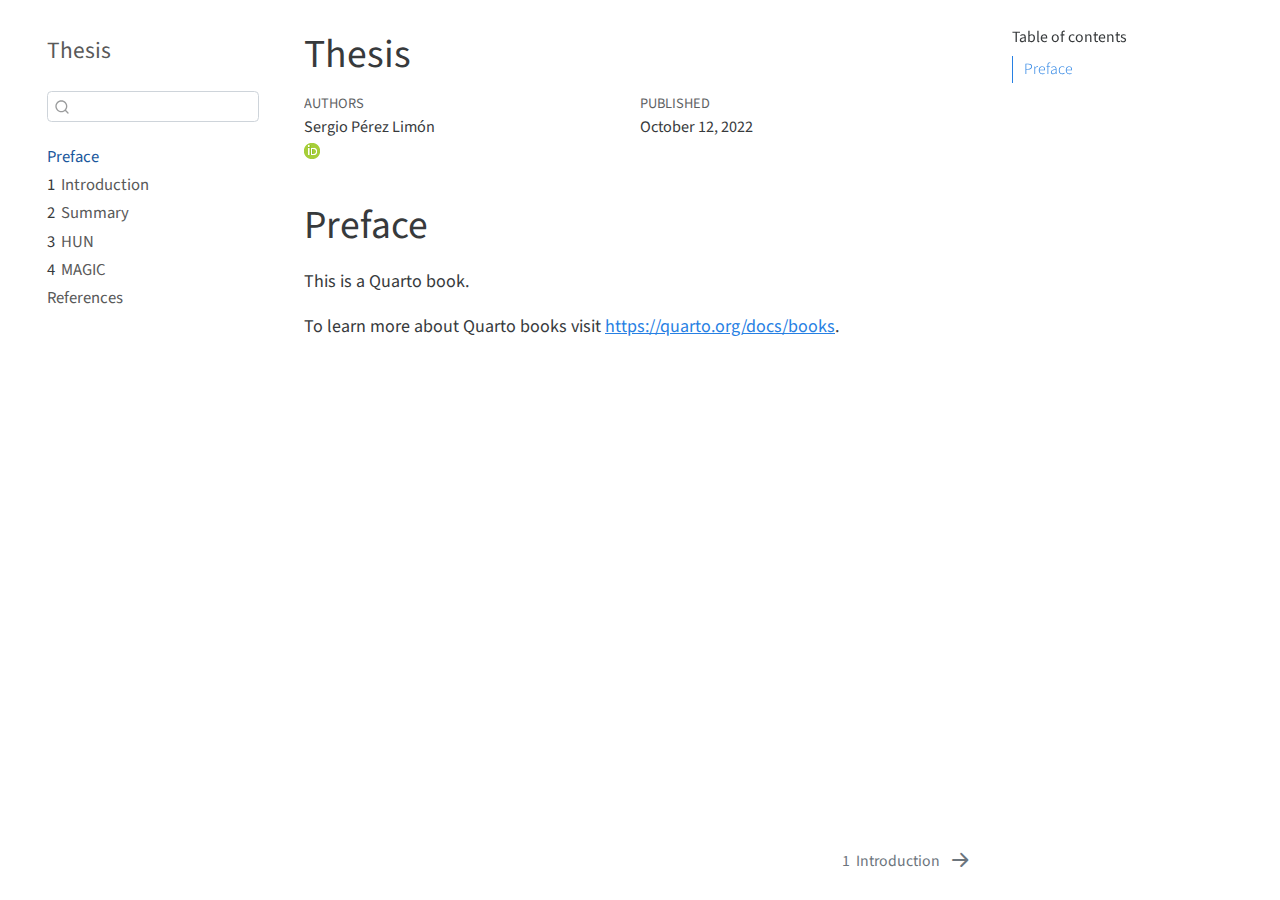
<file: _book/index.html>
<!DOCTYPE html>
<html xmlns="http://www.w3.org/1999/xhtml" lang="en" xml:lang="en"><head>

<meta charset="utf-8">
<meta name="generator" content="quarto-1.0.37">

<meta name="viewport" content="width=device-width, initial-scale=1.0, user-scalable=yes">

<meta name="dcterms.date" content="2022-10-12">

<title>Thesis</title>
<style>
code{white-space: pre-wrap;}
span.smallcaps{font-variant: small-caps;}
span.underline{text-decoration: underline;}
div.column{display: inline-block; vertical-align: top; width: 50%;}
div.hanging-indent{margin-left: 1.5em; text-indent: -1.5em;}
ul.task-list{list-style: none;}
</style>


<script src="site_libs/quarto-nav/quarto-nav.js"></script>
<script src="site_libs/quarto-nav/headroom.min.js"></script>
<script src="site_libs/clipboard/clipboard.min.js"></script>
<script src="site_libs/quarto-search/autocomplete.umd.js"></script>
<script src="site_libs/quarto-search/fuse.min.js"></script>
<script src="site_libs/quarto-search/quarto-search.js"></script>
<meta name="quarto:offset" content="./">
<link href="./intro.html" rel="next">
<script src="site_libs/quarto-html/quarto.js"></script>
<script src="site_libs/quarto-html/popper.min.js"></script>
<script src="site_libs/quarto-html/tippy.umd.min.js"></script>
<script src="site_libs/quarto-html/anchor.min.js"></script>
<link href="site_libs/quarto-html/tippy.css" rel="stylesheet">
<link href="site_libs/quarto-html/quarto-syntax-highlighting.css" rel="stylesheet" id="quarto-text-highlighting-styles">
<script src="site_libs/bootstrap/bootstrap.min.js"></script>
<link href="site_libs/bootstrap/bootstrap-icons.css" rel="stylesheet">
<link href="site_libs/bootstrap/bootstrap.min.css" rel="stylesheet" id="quarto-bootstrap" data-mode="light">
<script id="quarto-search-options" type="application/json">{
  "location": "sidebar",
  "copy-button": false,
  "collapse-after": 3,
  "panel-placement": "start",
  "type": "textbox",
  "limit": 20,
  "language": {
    "search-no-results-text": "No results",
    "search-matching-documents-text": "matching documents",
    "search-copy-link-title": "Copy link to search",
    "search-hide-matches-text": "Hide additional matches",
    "search-more-match-text": "more match in this document",
    "search-more-matches-text": "more matches in this document",
    "search-clear-button-title": "Clear",
    "search-detached-cancel-button-title": "Cancel",
    "search-submit-button-title": "Submit"
  }
}</script>


</head>

<body class="nav-sidebar floating">

<div id="quarto-search-results"></div>
  <header id="quarto-header" class="headroom fixed-top">
  <nav class="quarto-secondary-nav" data-bs-toggle="collapse" data-bs-target="#quarto-sidebar" aria-controls="quarto-sidebar" aria-expanded="false" aria-label="Toggle sidebar navigation" onclick="if (window.quartoToggleHeadroom) { window.quartoToggleHeadroom(); }">
    <div class="container-fluid d-flex justify-content-between">
      <h1 class="quarto-secondary-nav-title">Thesis</h1>
      <button type="button" class="quarto-btn-toggle btn" aria-label="Show secondary navigation">
        <i class="bi bi-chevron-right"></i>
      </button>
    </div>
  </nav>
</header>
<!-- content -->
<div id="quarto-content" class="quarto-container page-columns page-rows-contents page-layout-article">
<!-- sidebar -->
  <nav id="quarto-sidebar" class="sidebar collapse sidebar-navigation floating overflow-auto">
    <div class="pt-lg-2 mt-2 text-left sidebar-header">
    <div class="sidebar-title mb-0 py-0">
      <a href="./">Thesis</a> 
    </div>
      </div>
      <div class="mt-2 flex-shrink-0 align-items-center">
        <div class="sidebar-search">
        <div id="quarto-search" class="" title="Search"></div>
        </div>
      </div>
    <div class="sidebar-menu-container"> 
    <ul class="list-unstyled mt-1">
        <li class="sidebar-item">
  <div class="sidebar-item-container"> 
  <a href="./index.html" class="sidebar-item-text sidebar-link active">Preface</a>
  </div>
</li>
        <li class="sidebar-item">
  <div class="sidebar-item-container"> 
  <a href="./intro.html" class="sidebar-item-text sidebar-link"><span class="chapter-number">1</span>&nbsp; <span class="chapter-title">Introduction</span></a>
  </div>
</li>
        <li class="sidebar-item">
  <div class="sidebar-item-container"> 
  <a href="./summary.html" class="sidebar-item-text sidebar-link"><span class="chapter-number">2</span>&nbsp; <span class="chapter-title">Summary</span></a>
  </div>
</li>
        <li class="sidebar-item">
  <div class="sidebar-item-container"> 
  <a href="./HUN.html" class="sidebar-item-text sidebar-link"><span class="chapter-number">3</span>&nbsp; <span class="chapter-title">HUN</span></a>
  </div>
</li>
        <li class="sidebar-item">
  <div class="sidebar-item-container"> 
  <a href="./MAGIC.html" class="sidebar-item-text sidebar-link"><span class="chapter-number">4</span>&nbsp; <span class="chapter-title">MAGIC</span></a>
  </div>
</li>
        <li class="sidebar-item">
  <div class="sidebar-item-container"> 
  <a href="./references.html" class="sidebar-item-text sidebar-link">References</a>
  </div>
</li>
    </ul>
    </div>
</nav>
<!-- margin-sidebar -->
    <div id="quarto-margin-sidebar" class="sidebar margin-sidebar">
        <nav id="TOC" role="doc-toc">
    <h2 id="toc-title">Table of contents</h2>
   
  <ul>
  <li><a href="#preface" id="toc-preface" class="nav-link active" data-scroll-target="#preface">Preface</a></li>
  </ul>
</nav>
    </div>
<!-- main -->
<main class="content" id="quarto-document-content">

<header id="title-block-header" class="quarto-title-block default">
<div class="quarto-title">
<h1 class="title d-none d-lg-block">Thesis</h1>
</div>



<div class="quarto-title-meta">

    <div>
    <div class="quarto-title-meta-heading">Authors</div>
    <div class="quarto-title-meta-contents">
             <p>Sergio Pérez Limón </p>
             <p> <a href="https://orcid.org/https://orcid.org/0000-0002-1893-4325" class="quarto-title-author-orcid"> <img src="[data-uri]"></a></p>
             <p> </p>
          </div>
  </div>
    
    <div>
    <div class="quarto-title-meta-heading">Published</div>
    <div class="quarto-title-meta-contents">
      <p class="date">October 12, 2022</p>
    </div>
  </div>
    
  </div>
  

</header>

<section id="preface" class="level1 unnumbered">
<h1 class="unnumbered">Preface</h1>
<p>This is a Quarto book.</p>
<p>To learn more about Quarto books visit <a href="https://quarto.org/docs/books" class="uri">https://quarto.org/docs/books</a>.</p>


</section>

</main> <!-- /main -->
<script id="quarto-html-after-body" type="application/javascript">
window.document.addEventListener("DOMContentLoaded", function (event) {
  const toggleBodyColorMode = (bsSheetEl) => {
    const mode = bsSheetEl.getAttribute("data-mode");
    const bodyEl = window.document.querySelector("body");
    if (mode === "dark") {
      bodyEl.classList.add("quarto-dark");
      bodyEl.classList.remove("quarto-light");
    } else {
      bodyEl.classList.add("quarto-light");
      bodyEl.classList.remove("quarto-dark");
    }
  }
  const toggleBodyColorPrimary = () => {
    const bsSheetEl = window.document.querySelector("link#quarto-bootstrap");
    if (bsSheetEl) {
      toggleBodyColorMode(bsSheetEl);
    }
  }
  toggleBodyColorPrimary();  
  const icon = "";
  const anchorJS = new window.AnchorJS();
  anchorJS.options = {
    placement: 'right',
    icon: icon
  };
  anchorJS.add('.anchored');
  const clipboard = new window.ClipboardJS('.code-copy-button', {
    target: function(trigger) {
      return trigger.previousElementSibling;
    }
  });
  clipboard.on('success', function(e) {
    // button target
    const button = e.trigger;
    // don't keep focus
    button.blur();
    // flash "checked"
    button.classList.add('code-copy-button-checked');
    var currentTitle = button.getAttribute("title");
    button.setAttribute("title", "Copied!");
    setTimeout(function() {
      button.setAttribute("title", currentTitle);
      button.classList.remove('code-copy-button-checked');
    }, 1000);
    // clear code selection
    e.clearSelection();
  });
  function tippyHover(el, contentFn) {
    const config = {
      allowHTML: true,
      content: contentFn,
      maxWidth: 500,
      delay: 100,
      arrow: false,
      appendTo: function(el) {
          return el.parentElement;
      },
      interactive: true,
      interactiveBorder: 10,
      theme: 'quarto',
      placement: 'bottom-start'
    };
    window.tippy(el, config); 
  }
  const noterefs = window.document.querySelectorAll('a[role="doc-noteref"]');
  for (var i=0; i<noterefs.length; i++) {
    const ref = noterefs[i];
    tippyHover(ref, function() {
      let href = ref.getAttribute('href');
      try { href = new URL(href).hash; } catch {}
      const id = href.replace(/^#\/?/, "");
      const note = window.document.getElementById(id);
      return note.innerHTML;
    });
  }
  var bibliorefs = window.document.querySelectorAll('a[role="doc-biblioref"]');
  for (var i=0; i<bibliorefs.length; i++) {
    const ref = bibliorefs[i];
    const cites = ref.parentNode.getAttribute('data-cites').split(' ');
    tippyHover(ref, function() {
      var popup = window.document.createElement('div');
      cites.forEach(function(cite) {
        var citeDiv = window.document.createElement('div');
        citeDiv.classList.add('hanging-indent');
        citeDiv.classList.add('csl-entry');
        var biblioDiv = window.document.getElementById('ref-' + cite);
        if (biblioDiv) {
          citeDiv.innerHTML = biblioDiv.innerHTML;
        }
        popup.appendChild(citeDiv);
      });
      return popup.innerHTML;
    });
  }
});
</script>
<nav class="page-navigation">
  <div class="nav-page nav-page-previous">
  </div>
  <div class="nav-page nav-page-next">
      <a href="./intro.html" class="pagination-link">
        <span class="nav-page-text"><span class="chapter-number">1</span>&nbsp; <span class="chapter-title">Introduction</span></span> <i class="bi bi-arrow-right-short"></i>
      </a>
  </div>
</nav>
</div> <!-- /content -->



</body></html>
</file>
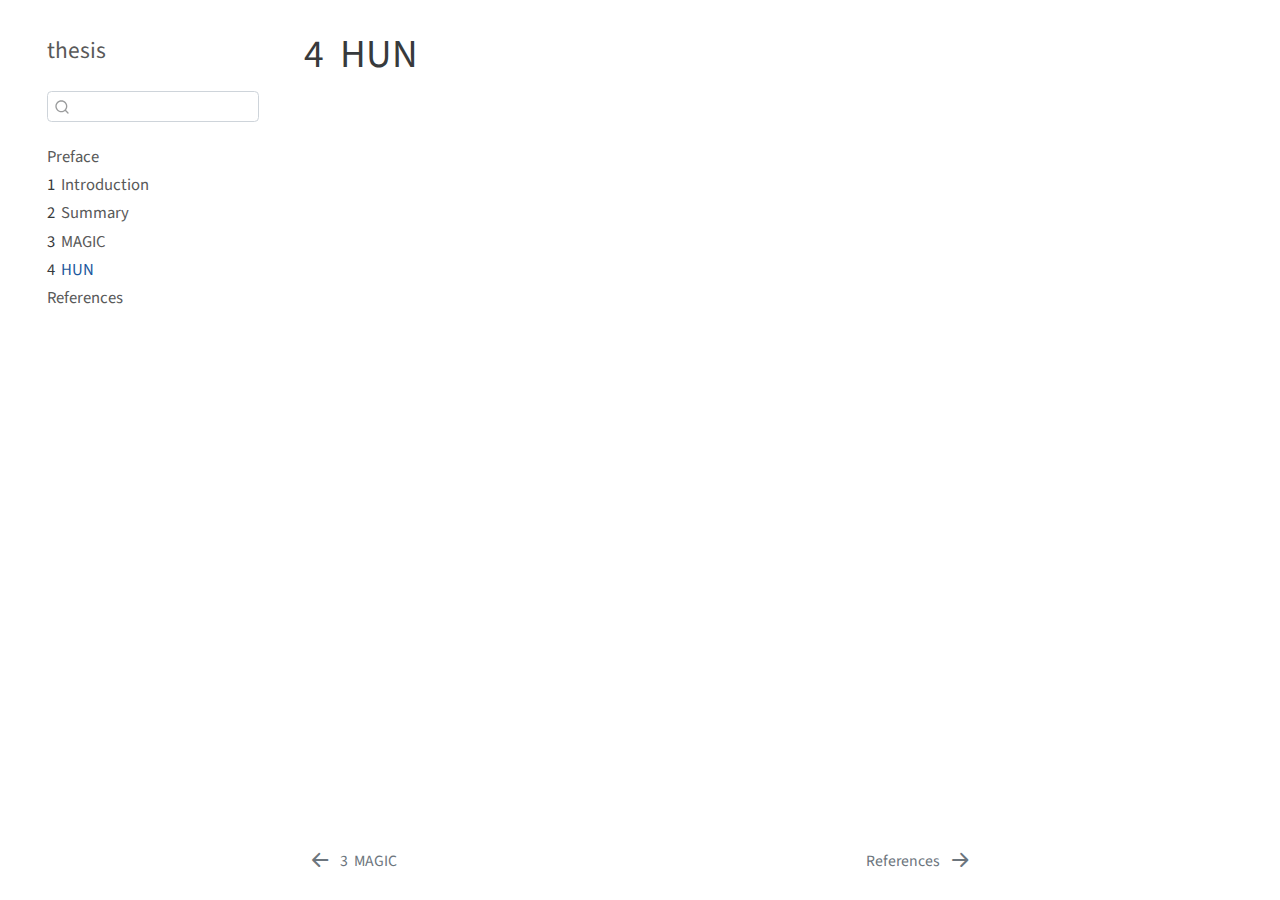
<file: _book/HUN.html>
<!DOCTYPE html>
<html xmlns="http://www.w3.org/1999/xhtml" lang="en" xml:lang="en"><head>

<meta charset="utf-8">
<meta name="generator" content="quarto-1.0.37">

<meta name="viewport" content="width=device-width, initial-scale=1.0, user-scalable=yes">


<title>thesis - 4&nbsp; HUN</title>
<style>
code{white-space: pre-wrap;}
span.smallcaps{font-variant: small-caps;}
span.underline{text-decoration: underline;}
div.column{display: inline-block; vertical-align: top; width: 50%;}
div.hanging-indent{margin-left: 1.5em; text-indent: -1.5em;}
ul.task-list{list-style: none;}
</style>


<script src="site_libs/quarto-nav/quarto-nav.js"></script>
<script src="site_libs/quarto-nav/headroom.min.js"></script>
<script src="site_libs/clipboard/clipboard.min.js"></script>
<script src="site_libs/quarto-search/autocomplete.umd.js"></script>
<script src="site_libs/quarto-search/fuse.min.js"></script>
<script src="site_libs/quarto-search/quarto-search.js"></script>
<meta name="quarto:offset" content="./">
<link href="./references.html" rel="next">
<link href="./MAGIC.html" rel="prev">
<script src="site_libs/quarto-html/quarto.js"></script>
<script src="site_libs/quarto-html/popper.min.js"></script>
<script src="site_libs/quarto-html/tippy.umd.min.js"></script>
<script src="site_libs/quarto-html/anchor.min.js"></script>
<link href="site_libs/quarto-html/tippy.css" rel="stylesheet">
<link href="site_libs/quarto-html/quarto-syntax-highlighting.css" rel="stylesheet" id="quarto-text-highlighting-styles">
<script src="site_libs/bootstrap/bootstrap.min.js"></script>
<link href="site_libs/bootstrap/bootstrap-icons.css" rel="stylesheet">
<link href="site_libs/bootstrap/bootstrap.min.css" rel="stylesheet" id="quarto-bootstrap" data-mode="light">
<script id="quarto-search-options" type="application/json">{
  "location": "sidebar",
  "copy-button": false,
  "collapse-after": 3,
  "panel-placement": "start",
  "type": "textbox",
  "limit": 20,
  "language": {
    "search-no-results-text": "No results",
    "search-matching-documents-text": "matching documents",
    "search-copy-link-title": "Copy link to search",
    "search-hide-matches-text": "Hide additional matches",
    "search-more-match-text": "more match in this document",
    "search-more-matches-text": "more matches in this document",
    "search-clear-button-title": "Clear",
    "search-detached-cancel-button-title": "Cancel",
    "search-submit-button-title": "Submit"
  }
}</script>


</head>

<body class="nav-sidebar floating">

<div id="quarto-search-results"></div>
  <header id="quarto-header" class="headroom fixed-top">
  <nav class="quarto-secondary-nav" data-bs-toggle="collapse" data-bs-target="#quarto-sidebar" aria-controls="quarto-sidebar" aria-expanded="false" aria-label="Toggle sidebar navigation" onclick="if (window.quartoToggleHeadroom) { window.quartoToggleHeadroom(); }">
    <div class="container-fluid d-flex justify-content-between">
      <h1 class="quarto-secondary-nav-title"><span class="chapter-number">4</span>&nbsp; <span class="chapter-title">HUN</span></h1>
      <button type="button" class="quarto-btn-toggle btn" aria-label="Show secondary navigation">
        <i class="bi bi-chevron-right"></i>
      </button>
    </div>
  </nav>
</header>
<!-- content -->
<div id="quarto-content" class="quarto-container page-columns page-rows-contents page-layout-article">
<!-- sidebar -->
  <nav id="quarto-sidebar" class="sidebar collapse sidebar-navigation floating overflow-auto">
    <div class="pt-lg-2 mt-2 text-left sidebar-header">
    <div class="sidebar-title mb-0 py-0">
      <a href="./">thesis</a> 
    </div>
      </div>
      <div class="mt-2 flex-shrink-0 align-items-center">
        <div class="sidebar-search">
        <div id="quarto-search" class="" title="Search"></div>
        </div>
      </div>
    <div class="sidebar-menu-container"> 
    <ul class="list-unstyled mt-1">
        <li class="sidebar-item">
  <div class="sidebar-item-container"> 
  <a href="./index.html" class="sidebar-item-text sidebar-link">Preface</a>
  </div>
</li>
        <li class="sidebar-item">
  <div class="sidebar-item-container"> 
  <a href="./intro.html" class="sidebar-item-text sidebar-link"><span class="chapter-number">1</span>&nbsp; <span class="chapter-title">Introduction</span></a>
  </div>
</li>
        <li class="sidebar-item">
  <div class="sidebar-item-container"> 
  <a href="./summary.html" class="sidebar-item-text sidebar-link"><span class="chapter-number">2</span>&nbsp; <span class="chapter-title">Summary</span></a>
  </div>
</li>
        <li class="sidebar-item">
  <div class="sidebar-item-container"> 
  <a href="./MAGIC.html" class="sidebar-item-text sidebar-link"><span class="chapter-number">3</span>&nbsp; <span class="chapter-title">MAGIC</span></a>
  </div>
</li>
        <li class="sidebar-item">
  <div class="sidebar-item-container"> 
  <a href="./HUN.html" class="sidebar-item-text sidebar-link active"><span class="chapter-number">4</span>&nbsp; <span class="chapter-title">HUN</span></a>
  </div>
</li>
        <li class="sidebar-item">
  <div class="sidebar-item-container"> 
  <a href="./references.html" class="sidebar-item-text sidebar-link">References</a>
  </div>
</li>
    </ul>
    </div>
</nav>
<!-- margin-sidebar -->
    <div id="quarto-margin-sidebar" class="sidebar margin-sidebar">
        
    </div>
<!-- main -->
<main class="content" id="quarto-document-content">

<header id="title-block-header" class="quarto-title-block default">
<div class="quarto-title">
<h1 class="title d-none d-lg-block"><span class="chapter-number">4</span>&nbsp; <span class="chapter-title">HUN</span></h1>
</div>



<div class="quarto-title-meta">

    
    
  </div>
  

</header>




</main> <!-- /main -->
<script id="quarto-html-after-body" type="application/javascript">
window.document.addEventListener("DOMContentLoaded", function (event) {
  const toggleBodyColorMode = (bsSheetEl) => {
    const mode = bsSheetEl.getAttribute("data-mode");
    const bodyEl = window.document.querySelector("body");
    if (mode === "dark") {
      bodyEl.classList.add("quarto-dark");
      bodyEl.classList.remove("quarto-light");
    } else {
      bodyEl.classList.add("quarto-light");
      bodyEl.classList.remove("quarto-dark");
    }
  }
  const toggleBodyColorPrimary = () => {
    const bsSheetEl = window.document.querySelector("link#quarto-bootstrap");
    if (bsSheetEl) {
      toggleBodyColorMode(bsSheetEl);
    }
  }
  toggleBodyColorPrimary();  
  const icon = "";
  const anchorJS = new window.AnchorJS();
  anchorJS.options = {
    placement: 'right',
    icon: icon
  };
  anchorJS.add('.anchored');
  const clipboard = new window.ClipboardJS('.code-copy-button', {
    target: function(trigger) {
      return trigger.previousElementSibling;
    }
  });
  clipboard.on('success', function(e) {
    // button target
    const button = e.trigger;
    // don't keep focus
    button.blur();
    // flash "checked"
    button.classList.add('code-copy-button-checked');
    var currentTitle = button.getAttribute("title");
    button.setAttribute("title", "Copied!");
    setTimeout(function() {
      button.setAttribute("title", currentTitle);
      button.classList.remove('code-copy-button-checked');
    }, 1000);
    // clear code selection
    e.clearSelection();
  });
  function tippyHover(el, contentFn) {
    const config = {
      allowHTML: true,
      content: contentFn,
      maxWidth: 500,
      delay: 100,
      arrow: false,
      appendTo: function(el) {
          return el.parentElement;
      },
      interactive: true,
      interactiveBorder: 10,
      theme: 'quarto',
      placement: 'bottom-start'
    };
    window.tippy(el, config); 
  }
  const noterefs = window.document.querySelectorAll('a[role="doc-noteref"]');
  for (var i=0; i<noterefs.length; i++) {
    const ref = noterefs[i];
    tippyHover(ref, function() {
      let href = ref.getAttribute('href');
      try { href = new URL(href).hash; } catch {}
      const id = href.replace(/^#\/?/, "");
      const note = window.document.getElementById(id);
      return note.innerHTML;
    });
  }
  var bibliorefs = window.document.querySelectorAll('a[role="doc-biblioref"]');
  for (var i=0; i<bibliorefs.length; i++) {
    const ref = bibliorefs[i];
    const cites = ref.parentNode.getAttribute('data-cites').split(' ');
    tippyHover(ref, function() {
      var popup = window.document.createElement('div');
      cites.forEach(function(cite) {
        var citeDiv = window.document.createElement('div');
        citeDiv.classList.add('hanging-indent');
        citeDiv.classList.add('csl-entry');
        var biblioDiv = window.document.getElementById('ref-' + cite);
        if (biblioDiv) {
          citeDiv.innerHTML = biblioDiv.innerHTML;
        }
        popup.appendChild(citeDiv);
      });
      return popup.innerHTML;
    });
  }
});
</script>
<nav class="page-navigation">
  <div class="nav-page nav-page-previous">
      <a href="./MAGIC.html" class="pagination-link">
        <i class="bi bi-arrow-left-short"></i> <span class="nav-page-text"><span class="chapter-number">3</span>&nbsp; <span class="chapter-title">MAGIC</span></span>
      </a>          
  </div>
  <div class="nav-page nav-page-next">
      <a href="./references.html" class="pagination-link">
        <span class="nav-page-text">References</span> <i class="bi bi-arrow-right-short"></i>
      </a>
  </div>
</nav>
</div> <!-- /content -->



</body></html>
</file>
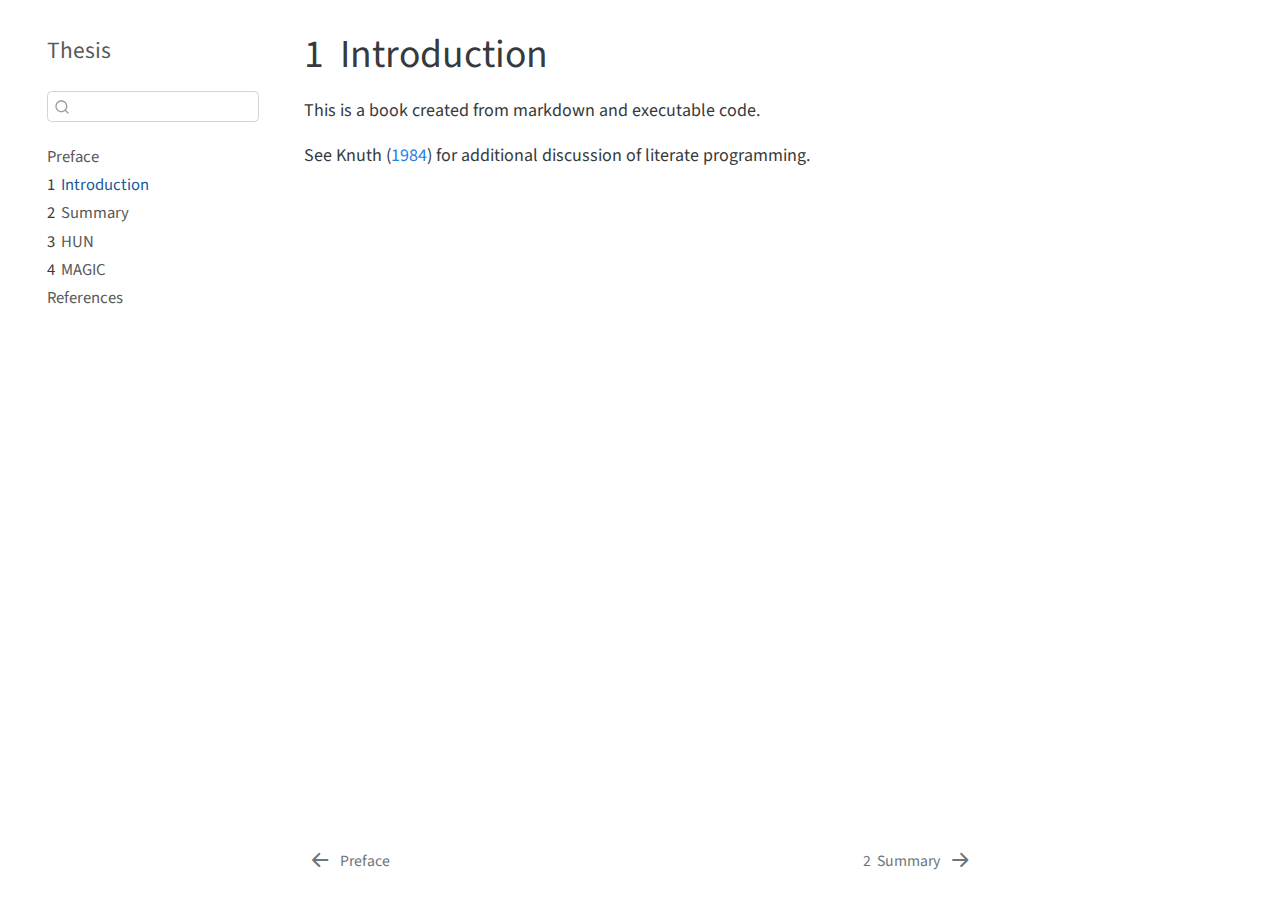
<file: _book/intro.html>
<!DOCTYPE html>
<html xmlns="http://www.w3.org/1999/xhtml" lang="en" xml:lang="en"><head>

<meta charset="utf-8">
<meta name="generator" content="quarto-1.0.37">

<meta name="viewport" content="width=device-width, initial-scale=1.0, user-scalable=yes">


<title>Thesis - 1&nbsp; Introduction</title>
<style>
code{white-space: pre-wrap;}
span.smallcaps{font-variant: small-caps;}
span.underline{text-decoration: underline;}
div.column{display: inline-block; vertical-align: top; width: 50%;}
div.hanging-indent{margin-left: 1.5em; text-indent: -1.5em;}
ul.task-list{list-style: none;}
div.csl-bib-body { }
div.csl-entry {
  clear: both;
}
.hanging div.csl-entry {
  margin-left:2em;
  text-indent:-2em;
}
div.csl-left-margin {
  min-width:2em;
  float:left;
}
div.csl-right-inline {
  margin-left:2em;
  padding-left:1em;
}
div.csl-indent {
  margin-left: 2em;
}
</style>


<script src="site_libs/quarto-nav/quarto-nav.js"></script>
<script src="site_libs/quarto-nav/headroom.min.js"></script>
<script src="site_libs/clipboard/clipboard.min.js"></script>
<script src="site_libs/quarto-search/autocomplete.umd.js"></script>
<script src="site_libs/quarto-search/fuse.min.js"></script>
<script src="site_libs/quarto-search/quarto-search.js"></script>
<meta name="quarto:offset" content="./">
<link href="./summary.html" rel="next">
<link href="./index.html" rel="prev">
<script src="site_libs/quarto-html/quarto.js"></script>
<script src="site_libs/quarto-html/popper.min.js"></script>
<script src="site_libs/quarto-html/tippy.umd.min.js"></script>
<script src="site_libs/quarto-html/anchor.min.js"></script>
<link href="site_libs/quarto-html/tippy.css" rel="stylesheet">
<link href="site_libs/quarto-html/quarto-syntax-highlighting.css" rel="stylesheet" id="quarto-text-highlighting-styles">
<script src="site_libs/bootstrap/bootstrap.min.js"></script>
<link href="site_libs/bootstrap/bootstrap-icons.css" rel="stylesheet">
<link href="site_libs/bootstrap/bootstrap.min.css" rel="stylesheet" id="quarto-bootstrap" data-mode="light">
<script id="quarto-search-options" type="application/json">{
  "location": "sidebar",
  "copy-button": false,
  "collapse-after": 3,
  "panel-placement": "start",
  "type": "textbox",
  "limit": 20,
  "language": {
    "search-no-results-text": "No results",
    "search-matching-documents-text": "matching documents",
    "search-copy-link-title": "Copy link to search",
    "search-hide-matches-text": "Hide additional matches",
    "search-more-match-text": "more match in this document",
    "search-more-matches-text": "more matches in this document",
    "search-clear-button-title": "Clear",
    "search-detached-cancel-button-title": "Cancel",
    "search-submit-button-title": "Submit"
  }
}</script>


</head>

<body class="nav-sidebar floating">

<div id="quarto-search-results"></div>
  <header id="quarto-header" class="headroom fixed-top">
  <nav class="quarto-secondary-nav" data-bs-toggle="collapse" data-bs-target="#quarto-sidebar" aria-controls="quarto-sidebar" aria-expanded="false" aria-label="Toggle sidebar navigation" onclick="if (window.quartoToggleHeadroom) { window.quartoToggleHeadroom(); }">
    <div class="container-fluid d-flex justify-content-between">
      <h1 class="quarto-secondary-nav-title"><span class="chapter-number">1</span>&nbsp; <span class="chapter-title">Introduction</span></h1>
      <button type="button" class="quarto-btn-toggle btn" aria-label="Show secondary navigation">
        <i class="bi bi-chevron-right"></i>
      </button>
    </div>
  </nav>
</header>
<!-- content -->
<div id="quarto-content" class="quarto-container page-columns page-rows-contents page-layout-article">
<!-- sidebar -->
  <nav id="quarto-sidebar" class="sidebar collapse sidebar-navigation floating overflow-auto">
    <div class="pt-lg-2 mt-2 text-left sidebar-header">
    <div class="sidebar-title mb-0 py-0">
      <a href="./">Thesis</a> 
    </div>
      </div>
      <div class="mt-2 flex-shrink-0 align-items-center">
        <div class="sidebar-search">
        <div id="quarto-search" class="" title="Search"></div>
        </div>
      </div>
    <div class="sidebar-menu-container"> 
    <ul class="list-unstyled mt-1">
        <li class="sidebar-item">
  <div class="sidebar-item-container"> 
  <a href="./index.html" class="sidebar-item-text sidebar-link">Preface</a>
  </div>
</li>
        <li class="sidebar-item">
  <div class="sidebar-item-container"> 
  <a href="./intro.html" class="sidebar-item-text sidebar-link active"><span class="chapter-number">1</span>&nbsp; <span class="chapter-title">Introduction</span></a>
  </div>
</li>
        <li class="sidebar-item">
  <div class="sidebar-item-container"> 
  <a href="./summary.html" class="sidebar-item-text sidebar-link"><span class="chapter-number">2</span>&nbsp; <span class="chapter-title">Summary</span></a>
  </div>
</li>
        <li class="sidebar-item">
  <div class="sidebar-item-container"> 
  <a href="./HUN.html" class="sidebar-item-text sidebar-link"><span class="chapter-number">3</span>&nbsp; <span class="chapter-title">HUN</span></a>
  </div>
</li>
        <li class="sidebar-item">
  <div class="sidebar-item-container"> 
  <a href="./MAGIC.html" class="sidebar-item-text sidebar-link"><span class="chapter-number">4</span>&nbsp; <span class="chapter-title">MAGIC</span></a>
  </div>
</li>
        <li class="sidebar-item">
  <div class="sidebar-item-container"> 
  <a href="./references.html" class="sidebar-item-text sidebar-link">References</a>
  </div>
</li>
    </ul>
    </div>
</nav>
<!-- margin-sidebar -->
    <div id="quarto-margin-sidebar" class="sidebar margin-sidebar">
        
    </div>
<!-- main -->
<main class="content" id="quarto-document-content">

<header id="title-block-header" class="quarto-title-block default">
<div class="quarto-title">
<h1 class="title d-none d-lg-block"><span class="chapter-number">1</span>&nbsp; <span class="chapter-title">Introduction</span></h1>
</div>



<div class="quarto-title-meta">

    
    
  </div>
  

</header>

<p>This is a book created from markdown and executable code.</p>
<p>See <span class="citation" data-cites="knuth84">Knuth (<a href="references.html#ref-knuth84" role="doc-biblioref">1984</a>)</span> for additional discussion of literate programming.</p>


<div id="refs" class="references csl-bib-body hanging-indent" role="doc-bibliography" style="display: none">
<div id="ref-knuth84" class="csl-entry" role="doc-biblioentry">
Knuth, Donald E. 1984. <span>“Literate Programming.”</span> <em>Comput. J.</em> 27 (2): 97–111. <a href="https://doi.org/10.1093/comjnl/27.2.97">https://doi.org/10.1093/comjnl/27.2.97</a>.
</div>
</div>

</main> <!-- /main -->
<script id="quarto-html-after-body" type="application/javascript">
window.document.addEventListener("DOMContentLoaded", function (event) {
  const toggleBodyColorMode = (bsSheetEl) => {
    const mode = bsSheetEl.getAttribute("data-mode");
    const bodyEl = window.document.querySelector("body");
    if (mode === "dark") {
      bodyEl.classList.add("quarto-dark");
      bodyEl.classList.remove("quarto-light");
    } else {
      bodyEl.classList.add("quarto-light");
      bodyEl.classList.remove("quarto-dark");
    }
  }
  const toggleBodyColorPrimary = () => {
    const bsSheetEl = window.document.querySelector("link#quarto-bootstrap");
    if (bsSheetEl) {
      toggleBodyColorMode(bsSheetEl);
    }
  }
  toggleBodyColorPrimary();  
  const icon = "";
  const anchorJS = new window.AnchorJS();
  anchorJS.options = {
    placement: 'right',
    icon: icon
  };
  anchorJS.add('.anchored');
  const clipboard = new window.ClipboardJS('.code-copy-button', {
    target: function(trigger) {
      return trigger.previousElementSibling;
    }
  });
  clipboard.on('success', function(e) {
    // button target
    const button = e.trigger;
    // don't keep focus
    button.blur();
    // flash "checked"
    button.classList.add('code-copy-button-checked');
    var currentTitle = button.getAttribute("title");
    button.setAttribute("title", "Copied!");
    setTimeout(function() {
      button.setAttribute("title", currentTitle);
      button.classList.remove('code-copy-button-checked');
    }, 1000);
    // clear code selection
    e.clearSelection();
  });
  function tippyHover(el, contentFn) {
    const config = {
      allowHTML: true,
      content: contentFn,
      maxWidth: 500,
      delay: 100,
      arrow: false,
      appendTo: function(el) {
          return el.parentElement;
      },
      interactive: true,
      interactiveBorder: 10,
      theme: 'quarto',
      placement: 'bottom-start'
    };
    window.tippy(el, config); 
  }
  const noterefs = window.document.querySelectorAll('a[role="doc-noteref"]');
  for (var i=0; i<noterefs.length; i++) {
    const ref = noterefs[i];
    tippyHover(ref, function() {
      let href = ref.getAttribute('href');
      try { href = new URL(href).hash; } catch {}
      const id = href.replace(/^#\/?/, "");
      const note = window.document.getElementById(id);
      return note.innerHTML;
    });
  }
  var bibliorefs = window.document.querySelectorAll('a[role="doc-biblioref"]');
  for (var i=0; i<bibliorefs.length; i++) {
    const ref = bibliorefs[i];
    const cites = ref.parentNode.getAttribute('data-cites').split(' ');
    tippyHover(ref, function() {
      var popup = window.document.createElement('div');
      cites.forEach(function(cite) {
        var citeDiv = window.document.createElement('div');
        citeDiv.classList.add('hanging-indent');
        citeDiv.classList.add('csl-entry');
        var biblioDiv = window.document.getElementById('ref-' + cite);
        if (biblioDiv) {
          citeDiv.innerHTML = biblioDiv.innerHTML;
        }
        popup.appendChild(citeDiv);
      });
      return popup.innerHTML;
    });
  }
});
</script>
<nav class="page-navigation">
  <div class="nav-page nav-page-previous">
      <a href="./index.html" class="pagination-link">
        <i class="bi bi-arrow-left-short"></i> <span class="nav-page-text">Preface</span>
      </a>          
  </div>
  <div class="nav-page nav-page-next">
      <a href="./summary.html" class="pagination-link">
        <span class="nav-page-text"><span class="chapter-number">2</span>&nbsp; <span class="chapter-title">Summary</span></span> <i class="bi bi-arrow-right-short"></i>
      </a>
  </div>
</nav>
</div> <!-- /content -->



</body></html>
</file>
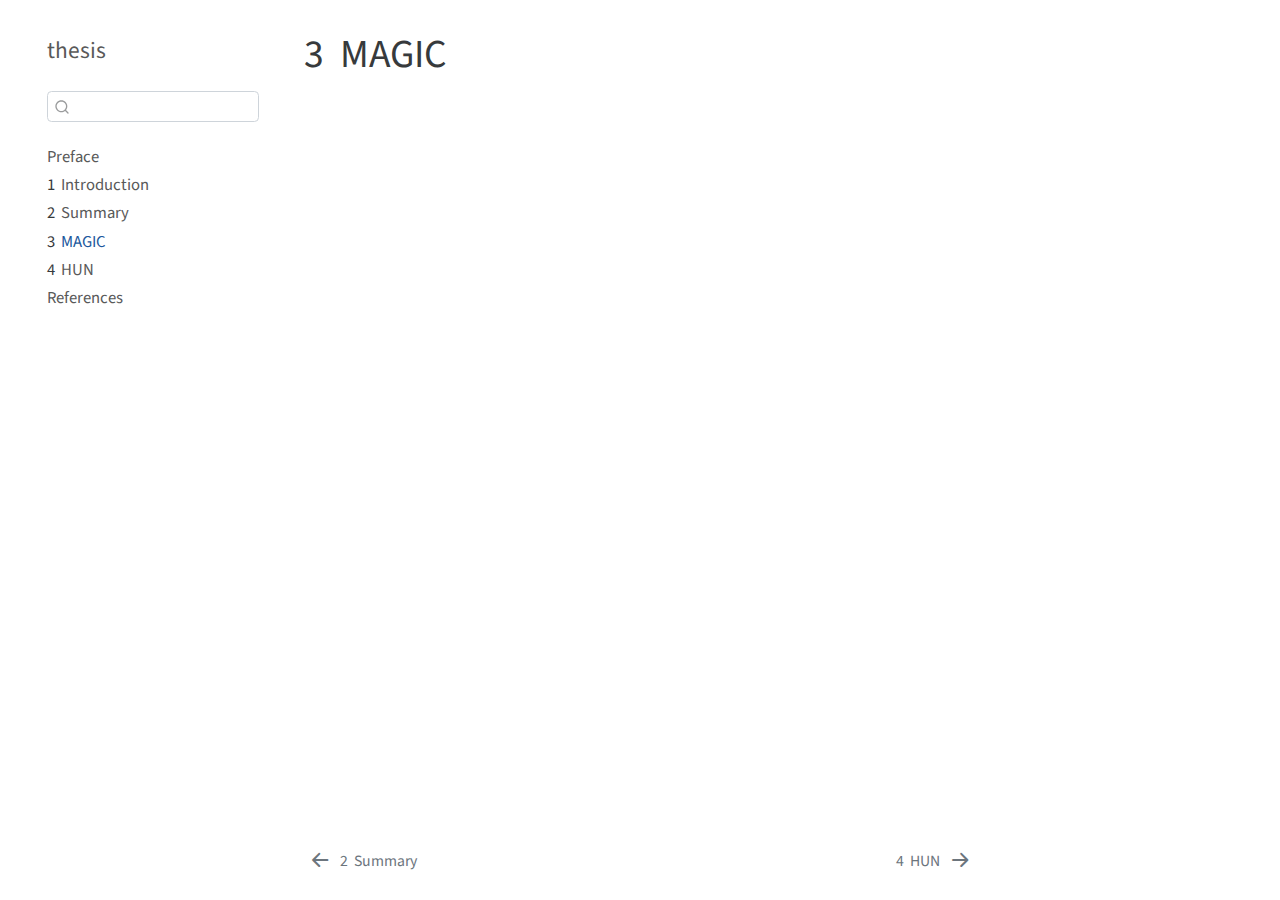
<file: _book/MAGIC.html>
<!DOCTYPE html>
<html xmlns="http://www.w3.org/1999/xhtml" lang="en" xml:lang="en"><head>

<meta charset="utf-8">
<meta name="generator" content="quarto-1.0.37">

<meta name="viewport" content="width=device-width, initial-scale=1.0, user-scalable=yes">


<title>thesis - 3&nbsp; MAGIC</title>
<style>
code{white-space: pre-wrap;}
span.smallcaps{font-variant: small-caps;}
span.underline{text-decoration: underline;}
div.column{display: inline-block; vertical-align: top; width: 50%;}
div.hanging-indent{margin-left: 1.5em; text-indent: -1.5em;}
ul.task-list{list-style: none;}
</style>


<script src="site_libs/quarto-nav/quarto-nav.js"></script>
<script src="site_libs/quarto-nav/headroom.min.js"></script>
<script src="site_libs/clipboard/clipboard.min.js"></script>
<script src="site_libs/quarto-search/autocomplete.umd.js"></script>
<script src="site_libs/quarto-search/fuse.min.js"></script>
<script src="site_libs/quarto-search/quarto-search.js"></script>
<meta name="quarto:offset" content="./">
<link href="./HUN.html" rel="next">
<link href="./summary.html" rel="prev">
<script src="site_libs/quarto-html/quarto.js"></script>
<script src="site_libs/quarto-html/popper.min.js"></script>
<script src="site_libs/quarto-html/tippy.umd.min.js"></script>
<script src="site_libs/quarto-html/anchor.min.js"></script>
<link href="site_libs/quarto-html/tippy.css" rel="stylesheet">
<link href="site_libs/quarto-html/quarto-syntax-highlighting.css" rel="stylesheet" id="quarto-text-highlighting-styles">
<script src="site_libs/bootstrap/bootstrap.min.js"></script>
<link href="site_libs/bootstrap/bootstrap-icons.css" rel="stylesheet">
<link href="site_libs/bootstrap/bootstrap.min.css" rel="stylesheet" id="quarto-bootstrap" data-mode="light">
<script id="quarto-search-options" type="application/json">{
  "location": "sidebar",
  "copy-button": false,
  "collapse-after": 3,
  "panel-placement": "start",
  "type": "textbox",
  "limit": 20,
  "language": {
    "search-no-results-text": "No results",
    "search-matching-documents-text": "matching documents",
    "search-copy-link-title": "Copy link to search",
    "search-hide-matches-text": "Hide additional matches",
    "search-more-match-text": "more match in this document",
    "search-more-matches-text": "more matches in this document",
    "search-clear-button-title": "Clear",
    "search-detached-cancel-button-title": "Cancel",
    "search-submit-button-title": "Submit"
  }
}</script>


</head>

<body class="nav-sidebar floating">

<div id="quarto-search-results"></div>
  <header id="quarto-header" class="headroom fixed-top">
  <nav class="quarto-secondary-nav" data-bs-toggle="collapse" data-bs-target="#quarto-sidebar" aria-controls="quarto-sidebar" aria-expanded="false" aria-label="Toggle sidebar navigation" onclick="if (window.quartoToggleHeadroom) { window.quartoToggleHeadroom(); }">
    <div class="container-fluid d-flex justify-content-between">
      <h1 class="quarto-secondary-nav-title"><span class="chapter-number">3</span>&nbsp; <span class="chapter-title">MAGIC</span></h1>
      <button type="button" class="quarto-btn-toggle btn" aria-label="Show secondary navigation">
        <i class="bi bi-chevron-right"></i>
      </button>
    </div>
  </nav>
</header>
<!-- content -->
<div id="quarto-content" class="quarto-container page-columns page-rows-contents page-layout-article">
<!-- sidebar -->
  <nav id="quarto-sidebar" class="sidebar collapse sidebar-navigation floating overflow-auto">
    <div class="pt-lg-2 mt-2 text-left sidebar-header">
    <div class="sidebar-title mb-0 py-0">
      <a href="./">thesis</a> 
    </div>
      </div>
      <div class="mt-2 flex-shrink-0 align-items-center">
        <div class="sidebar-search">
        <div id="quarto-search" class="" title="Search"></div>
        </div>
      </div>
    <div class="sidebar-menu-container"> 
    <ul class="list-unstyled mt-1">
        <li class="sidebar-item">
  <div class="sidebar-item-container"> 
  <a href="./index.html" class="sidebar-item-text sidebar-link">Preface</a>
  </div>
</li>
        <li class="sidebar-item">
  <div class="sidebar-item-container"> 
  <a href="./intro.html" class="sidebar-item-text sidebar-link"><span class="chapter-number">1</span>&nbsp; <span class="chapter-title">Introduction</span></a>
  </div>
</li>
        <li class="sidebar-item">
  <div class="sidebar-item-container"> 
  <a href="./summary.html" class="sidebar-item-text sidebar-link"><span class="chapter-number">2</span>&nbsp; <span class="chapter-title">Summary</span></a>
  </div>
</li>
        <li class="sidebar-item">
  <div class="sidebar-item-container"> 
  <a href="./MAGIC.html" class="sidebar-item-text sidebar-link active"><span class="chapter-number">3</span>&nbsp; <span class="chapter-title">MAGIC</span></a>
  </div>
</li>
        <li class="sidebar-item">
  <div class="sidebar-item-container"> 
  <a href="./HUN.html" class="sidebar-item-text sidebar-link"><span class="chapter-number">4</span>&nbsp; <span class="chapter-title">HUN</span></a>
  </div>
</li>
        <li class="sidebar-item">
  <div class="sidebar-item-container"> 
  <a href="./references.html" class="sidebar-item-text sidebar-link">References</a>
  </div>
</li>
    </ul>
    </div>
</nav>
<!-- margin-sidebar -->
    <div id="quarto-margin-sidebar" class="sidebar margin-sidebar">
        
    </div>
<!-- main -->
<main class="content" id="quarto-document-content">

<header id="title-block-header" class="quarto-title-block default">
<div class="quarto-title">
<h1 class="title d-none d-lg-block"><span class="chapter-number">3</span>&nbsp; <span class="chapter-title">MAGIC</span></h1>
</div>



<div class="quarto-title-meta">

    
    
  </div>
  

</header>




</main> <!-- /main -->
<script id="quarto-html-after-body" type="application/javascript">
window.document.addEventListener("DOMContentLoaded", function (event) {
  const toggleBodyColorMode = (bsSheetEl) => {
    const mode = bsSheetEl.getAttribute("data-mode");
    const bodyEl = window.document.querySelector("body");
    if (mode === "dark") {
      bodyEl.classList.add("quarto-dark");
      bodyEl.classList.remove("quarto-light");
    } else {
      bodyEl.classList.add("quarto-light");
      bodyEl.classList.remove("quarto-dark");
    }
  }
  const toggleBodyColorPrimary = () => {
    const bsSheetEl = window.document.querySelector("link#quarto-bootstrap");
    if (bsSheetEl) {
      toggleBodyColorMode(bsSheetEl);
    }
  }
  toggleBodyColorPrimary();  
  const icon = "";
  const anchorJS = new window.AnchorJS();
  anchorJS.options = {
    placement: 'right',
    icon: icon
  };
  anchorJS.add('.anchored');
  const clipboard = new window.ClipboardJS('.code-copy-button', {
    target: function(trigger) {
      return trigger.previousElementSibling;
    }
  });
  clipboard.on('success', function(e) {
    // button target
    const button = e.trigger;
    // don't keep focus
    button.blur();
    // flash "checked"
    button.classList.add('code-copy-button-checked');
    var currentTitle = button.getAttribute("title");
    button.setAttribute("title", "Copied!");
    setTimeout(function() {
      button.setAttribute("title", currentTitle);
      button.classList.remove('code-copy-button-checked');
    }, 1000);
    // clear code selection
    e.clearSelection();
  });
  function tippyHover(el, contentFn) {
    const config = {
      allowHTML: true,
      content: contentFn,
      maxWidth: 500,
      delay: 100,
      arrow: false,
      appendTo: function(el) {
          return el.parentElement;
      },
      interactive: true,
      interactiveBorder: 10,
      theme: 'quarto',
      placement: 'bottom-start'
    };
    window.tippy(el, config); 
  }
  const noterefs = window.document.querySelectorAll('a[role="doc-noteref"]');
  for (var i=0; i<noterefs.length; i++) {
    const ref = noterefs[i];
    tippyHover(ref, function() {
      let href = ref.getAttribute('href');
      try { href = new URL(href).hash; } catch {}
      const id = href.replace(/^#\/?/, "");
      const note = window.document.getElementById(id);
      return note.innerHTML;
    });
  }
  var bibliorefs = window.document.querySelectorAll('a[role="doc-biblioref"]');
  for (var i=0; i<bibliorefs.length; i++) {
    const ref = bibliorefs[i];
    const cites = ref.parentNode.getAttribute('data-cites').split(' ');
    tippyHover(ref, function() {
      var popup = window.document.createElement('div');
      cites.forEach(function(cite) {
        var citeDiv = window.document.createElement('div');
        citeDiv.classList.add('hanging-indent');
        citeDiv.classList.add('csl-entry');
        var biblioDiv = window.document.getElementById('ref-' + cite);
        if (biblioDiv) {
          citeDiv.innerHTML = biblioDiv.innerHTML;
        }
        popup.appendChild(citeDiv);
      });
      return popup.innerHTML;
    });
  }
});
</script>
<nav class="page-navigation">
  <div class="nav-page nav-page-previous">
      <a href="./summary.html" class="pagination-link">
        <i class="bi bi-arrow-left-short"></i> <span class="nav-page-text"><span class="chapter-number">2</span>&nbsp; <span class="chapter-title">Summary</span></span>
      </a>          
  </div>
  <div class="nav-page nav-page-next">
      <a href="./HUN.html" class="pagination-link">
        <span class="nav-page-text"><span class="chapter-number">4</span>&nbsp; <span class="chapter-title">HUN</span></span> <i class="bi bi-arrow-right-short"></i>
      </a>
  </div>
</nav>
</div> <!-- /content -->



</body></html>
</file>
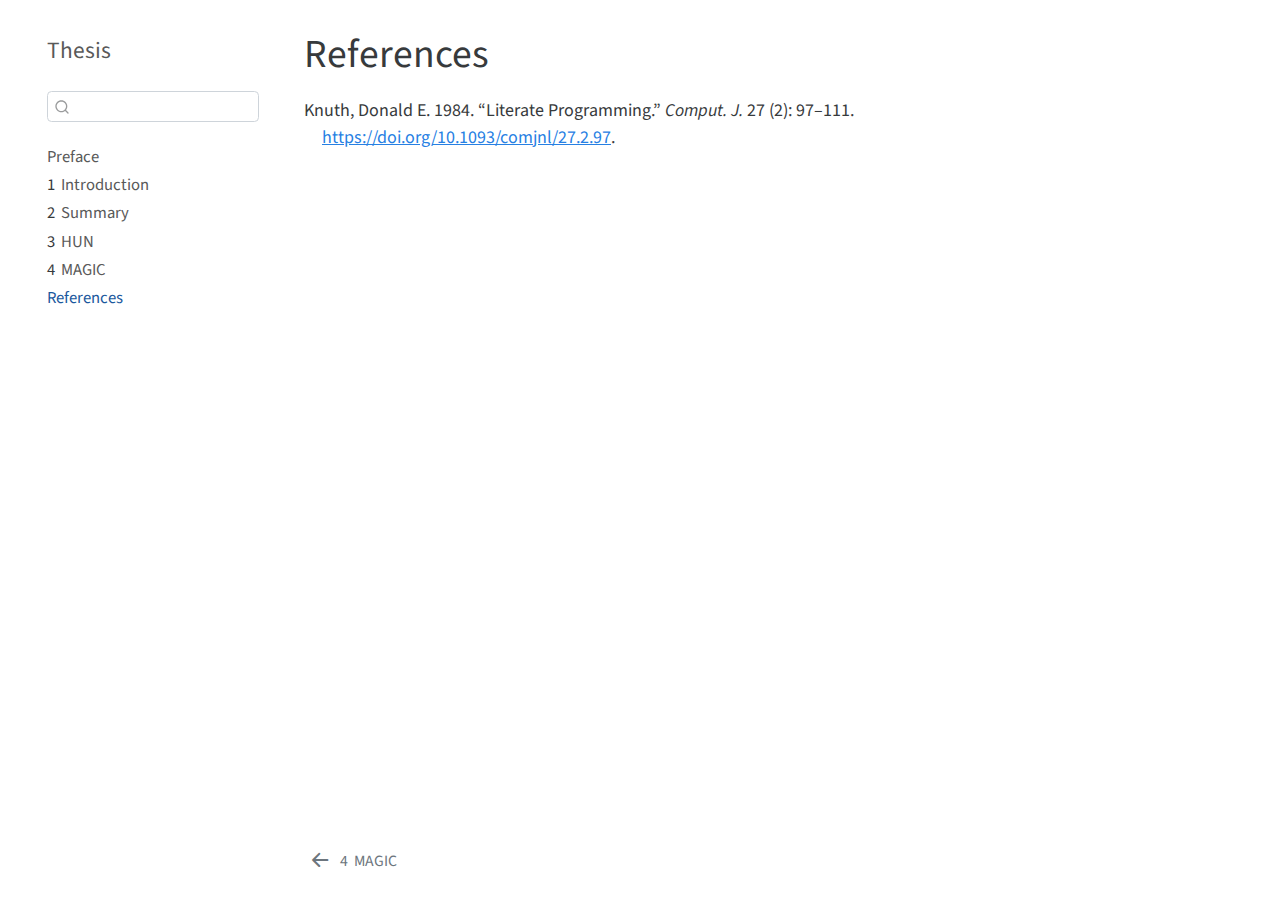
<file: _book/references.html>
<!DOCTYPE html>
<html xmlns="http://www.w3.org/1999/xhtml" lang="en" xml:lang="en"><head>

<meta charset="utf-8">
<meta name="generator" content="quarto-1.0.37">

<meta name="viewport" content="width=device-width, initial-scale=1.0, user-scalable=yes">


<title>Thesis - References</title>
<style>
code{white-space: pre-wrap;}
span.smallcaps{font-variant: small-caps;}
span.underline{text-decoration: underline;}
div.column{display: inline-block; vertical-align: top; width: 50%;}
div.hanging-indent{margin-left: 1.5em; text-indent: -1.5em;}
ul.task-list{list-style: none;}
div.csl-bib-body { }
div.csl-entry {
  clear: both;
}
.hanging div.csl-entry {
  margin-left:2em;
  text-indent:-2em;
}
div.csl-left-margin {
  min-width:2em;
  float:left;
}
div.csl-right-inline {
  margin-left:2em;
  padding-left:1em;
}
div.csl-indent {
  margin-left: 2em;
}
</style>


<script src="site_libs/quarto-nav/quarto-nav.js"></script>
<script src="site_libs/quarto-nav/headroom.min.js"></script>
<script src="site_libs/clipboard/clipboard.min.js"></script>
<script src="site_libs/quarto-search/autocomplete.umd.js"></script>
<script src="site_libs/quarto-search/fuse.min.js"></script>
<script src="site_libs/quarto-search/quarto-search.js"></script>
<meta name="quarto:offset" content="./">
<link href="./MAGIC.html" rel="prev">
<script src="site_libs/quarto-html/quarto.js"></script>
<script src="site_libs/quarto-html/popper.min.js"></script>
<script src="site_libs/quarto-html/tippy.umd.min.js"></script>
<script src="site_libs/quarto-html/anchor.min.js"></script>
<link href="site_libs/quarto-html/tippy.css" rel="stylesheet">
<link href="site_libs/quarto-html/quarto-syntax-highlighting.css" rel="stylesheet" id="quarto-text-highlighting-styles">
<script src="site_libs/bootstrap/bootstrap.min.js"></script>
<link href="site_libs/bootstrap/bootstrap-icons.css" rel="stylesheet">
<link href="site_libs/bootstrap/bootstrap.min.css" rel="stylesheet" id="quarto-bootstrap" data-mode="light">
<script id="quarto-search-options" type="application/json">{
  "location": "sidebar",
  "copy-button": false,
  "collapse-after": 3,
  "panel-placement": "start",
  "type": "textbox",
  "limit": 20,
  "language": {
    "search-no-results-text": "No results",
    "search-matching-documents-text": "matching documents",
    "search-copy-link-title": "Copy link to search",
    "search-hide-matches-text": "Hide additional matches",
    "search-more-match-text": "more match in this document",
    "search-more-matches-text": "more matches in this document",
    "search-clear-button-title": "Clear",
    "search-detached-cancel-button-title": "Cancel",
    "search-submit-button-title": "Submit"
  }
}</script>


</head>

<body class="nav-sidebar floating">

<div id="quarto-search-results"></div>
  <header id="quarto-header" class="headroom fixed-top">
  <nav class="quarto-secondary-nav" data-bs-toggle="collapse" data-bs-target="#quarto-sidebar" aria-controls="quarto-sidebar" aria-expanded="false" aria-label="Toggle sidebar navigation" onclick="if (window.quartoToggleHeadroom) { window.quartoToggleHeadroom(); }">
    <div class="container-fluid d-flex justify-content-between">
      <h1 class="quarto-secondary-nav-title">References</h1>
      <button type="button" class="quarto-btn-toggle btn" aria-label="Show secondary navigation">
        <i class="bi bi-chevron-right"></i>
      </button>
    </div>
  </nav>
</header>
<!-- content -->
<div id="quarto-content" class="quarto-container page-columns page-rows-contents page-layout-article">
<!-- sidebar -->
  <nav id="quarto-sidebar" class="sidebar collapse sidebar-navigation floating overflow-auto">
    <div class="pt-lg-2 mt-2 text-left sidebar-header">
    <div class="sidebar-title mb-0 py-0">
      <a href="./">Thesis</a> 
    </div>
      </div>
      <div class="mt-2 flex-shrink-0 align-items-center">
        <div class="sidebar-search">
        <div id="quarto-search" class="" title="Search"></div>
        </div>
      </div>
    <div class="sidebar-menu-container"> 
    <ul class="list-unstyled mt-1">
        <li class="sidebar-item">
  <div class="sidebar-item-container"> 
  <a href="./index.html" class="sidebar-item-text sidebar-link">Preface</a>
  </div>
</li>
        <li class="sidebar-item">
  <div class="sidebar-item-container"> 
  <a href="./intro.html" class="sidebar-item-text sidebar-link"><span class="chapter-number">1</span>&nbsp; <span class="chapter-title">Introduction</span></a>
  </div>
</li>
        <li class="sidebar-item">
  <div class="sidebar-item-container"> 
  <a href="./summary.html" class="sidebar-item-text sidebar-link"><span class="chapter-number">2</span>&nbsp; <span class="chapter-title">Summary</span></a>
  </div>
</li>
        <li class="sidebar-item">
  <div class="sidebar-item-container"> 
  <a href="./HUN.html" class="sidebar-item-text sidebar-link"><span class="chapter-number">3</span>&nbsp; <span class="chapter-title">HUN</span></a>
  </div>
</li>
        <li class="sidebar-item">
  <div class="sidebar-item-container"> 
  <a href="./MAGIC.html" class="sidebar-item-text sidebar-link"><span class="chapter-number">4</span>&nbsp; <span class="chapter-title">MAGIC</span></a>
  </div>
</li>
        <li class="sidebar-item">
  <div class="sidebar-item-container"> 
  <a href="./references.html" class="sidebar-item-text sidebar-link active">References</a>
  </div>
</li>
    </ul>
    </div>
</nav>
<!-- margin-sidebar -->
    <div id="quarto-margin-sidebar" class="sidebar margin-sidebar">
        
    </div>
<!-- main -->
<main class="content" id="quarto-document-content">

<header id="title-block-header" class="quarto-title-block default">
<div class="quarto-title">
<h1 class="title d-none d-lg-block">References</h1>
</div>



<div class="quarto-title-meta">

    
    
  </div>
  

</header>

<div id="refs" class="references csl-bib-body hanging-indent" role="doc-bibliography">
<div id="ref-knuth84" class="csl-entry" role="doc-biblioentry">
Knuth, Donald E. 1984. <span>“Literate Programming.”</span> <em>Comput.
J.</em> 27 (2): 97–111. <a href="https://doi.org/10.1093/comjnl/27.2.97">https://doi.org/10.1093/comjnl/27.2.97</a>.
</div>
</div>



</main> <!-- /main -->
<script id="quarto-html-after-body" type="application/javascript">
window.document.addEventListener("DOMContentLoaded", function (event) {
  const toggleBodyColorMode = (bsSheetEl) => {
    const mode = bsSheetEl.getAttribute("data-mode");
    const bodyEl = window.document.querySelector("body");
    if (mode === "dark") {
      bodyEl.classList.add("quarto-dark");
      bodyEl.classList.remove("quarto-light");
    } else {
      bodyEl.classList.add("quarto-light");
      bodyEl.classList.remove("quarto-dark");
    }
  }
  const toggleBodyColorPrimary = () => {
    const bsSheetEl = window.document.querySelector("link#quarto-bootstrap");
    if (bsSheetEl) {
      toggleBodyColorMode(bsSheetEl);
    }
  }
  toggleBodyColorPrimary();  
  const icon = "";
  const anchorJS = new window.AnchorJS();
  anchorJS.options = {
    placement: 'right',
    icon: icon
  };
  anchorJS.add('.anchored');
  const clipboard = new window.ClipboardJS('.code-copy-button', {
    target: function(trigger) {
      return trigger.previousElementSibling;
    }
  });
  clipboard.on('success', function(e) {
    // button target
    const button = e.trigger;
    // don't keep focus
    button.blur();
    // flash "checked"
    button.classList.add('code-copy-button-checked');
    var currentTitle = button.getAttribute("title");
    button.setAttribute("title", "Copied!");
    setTimeout(function() {
      button.setAttribute("title", currentTitle);
      button.classList.remove('code-copy-button-checked');
    }, 1000);
    // clear code selection
    e.clearSelection();
  });
  function tippyHover(el, contentFn) {
    const config = {
      allowHTML: true,
      content: contentFn,
      maxWidth: 500,
      delay: 100,
      arrow: false,
      appendTo: function(el) {
          return el.parentElement;
      },
      interactive: true,
      interactiveBorder: 10,
      theme: 'quarto',
      placement: 'bottom-start'
    };
    window.tippy(el, config); 
  }
  const noterefs = window.document.querySelectorAll('a[role="doc-noteref"]');
  for (var i=0; i<noterefs.length; i++) {
    const ref = noterefs[i];
    tippyHover(ref, function() {
      let href = ref.getAttribute('href');
      try { href = new URL(href).hash; } catch {}
      const id = href.replace(/^#\/?/, "");
      const note = window.document.getElementById(id);
      return note.innerHTML;
    });
  }
  var bibliorefs = window.document.querySelectorAll('a[role="doc-biblioref"]');
  for (var i=0; i<bibliorefs.length; i++) {
    const ref = bibliorefs[i];
    const cites = ref.parentNode.getAttribute('data-cites').split(' ');
    tippyHover(ref, function() {
      var popup = window.document.createElement('div');
      cites.forEach(function(cite) {
        var citeDiv = window.document.createElement('div');
        citeDiv.classList.add('hanging-indent');
        citeDiv.classList.add('csl-entry');
        var biblioDiv = window.document.getElementById('ref-' + cite);
        if (biblioDiv) {
          citeDiv.innerHTML = biblioDiv.innerHTML;
        }
        popup.appendChild(citeDiv);
      });
      return popup.innerHTML;
    });
  }
});
</script>
<nav class="page-navigation">
  <div class="nav-page nav-page-previous">
      <a href="./MAGIC.html" class="pagination-link">
        <i class="bi bi-arrow-left-short"></i> <span class="nav-page-text"><span class="chapter-number">4</span>&nbsp; <span class="chapter-title">MAGIC</span></span>
      </a>          
  </div>
  <div class="nav-page nav-page-next">
  </div>
</nav>
</div> <!-- /content -->



</body></html>
</file>
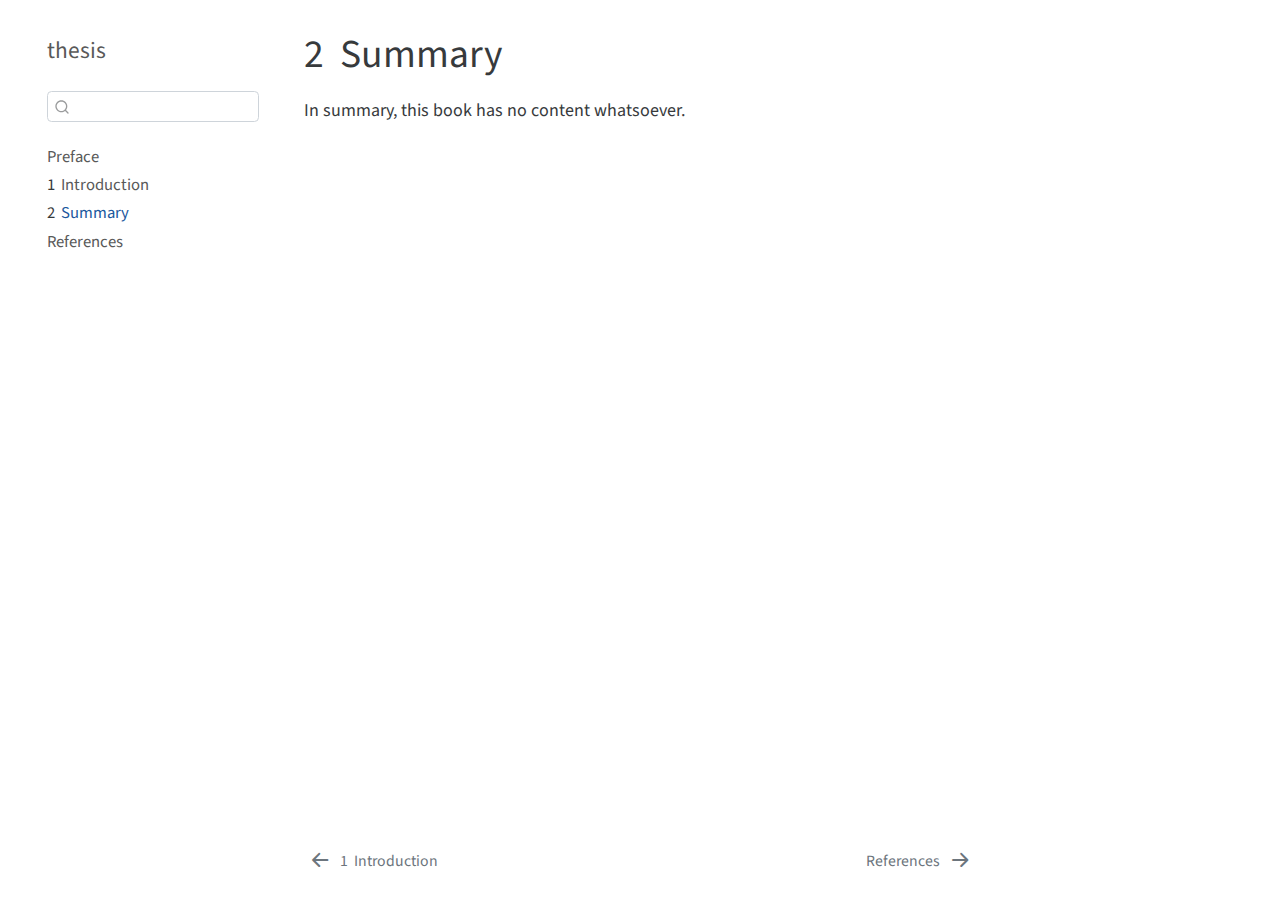
<file: _book/summary.html>
<!DOCTYPE html>
<html xmlns="http://www.w3.org/1999/xhtml" lang="en" xml:lang="en"><head>

<meta charset="utf-8">
<meta name="generator" content="quarto-1.0.37">

<meta name="viewport" content="width=device-width, initial-scale=1.0, user-scalable=yes">


<title>thesis - 2&nbsp; Summary</title>
<style>
code{white-space: pre-wrap;}
span.smallcaps{font-variant: small-caps;}
span.underline{text-decoration: underline;}
div.column{display: inline-block; vertical-align: top; width: 50%;}
div.hanging-indent{margin-left: 1.5em; text-indent: -1.5em;}
ul.task-list{list-style: none;}
</style>


<script src="site_libs/quarto-nav/quarto-nav.js"></script>
<script src="site_libs/quarto-nav/headroom.min.js"></script>
<script src="site_libs/clipboard/clipboard.min.js"></script>
<script src="site_libs/quarto-search/autocomplete.umd.js"></script>
<script src="site_libs/quarto-search/fuse.min.js"></script>
<script src="site_libs/quarto-search/quarto-search.js"></script>
<meta name="quarto:offset" content="./">
<link href="./references.html" rel="next">
<link href="./intro.html" rel="prev">
<script src="site_libs/quarto-html/quarto.js"></script>
<script src="site_libs/quarto-html/popper.min.js"></script>
<script src="site_libs/quarto-html/tippy.umd.min.js"></script>
<script src="site_libs/quarto-html/anchor.min.js"></script>
<link href="site_libs/quarto-html/tippy.css" rel="stylesheet">
<link href="site_libs/quarto-html/quarto-syntax-highlighting.css" rel="stylesheet" id="quarto-text-highlighting-styles">
<script src="site_libs/bootstrap/bootstrap.min.js"></script>
<link href="site_libs/bootstrap/bootstrap-icons.css" rel="stylesheet">
<link href="site_libs/bootstrap/bootstrap.min.css" rel="stylesheet" id="quarto-bootstrap" data-mode="light">
<script id="quarto-search-options" type="application/json">{
  "location": "sidebar",
  "copy-button": false,
  "collapse-after": 3,
  "panel-placement": "start",
  "type": "textbox",
  "limit": 20,
  "language": {
    "search-no-results-text": "No results",
    "search-matching-documents-text": "matching documents",
    "search-copy-link-title": "Copy link to search",
    "search-hide-matches-text": "Hide additional matches",
    "search-more-match-text": "more match in this document",
    "search-more-matches-text": "more matches in this document",
    "search-clear-button-title": "Clear",
    "search-detached-cancel-button-title": "Cancel",
    "search-submit-button-title": "Submit"
  }
}</script>


</head>

<body class="nav-sidebar floating">

<div id="quarto-search-results"></div>
  <header id="quarto-header" class="headroom fixed-top">
  <nav class="quarto-secondary-nav" data-bs-toggle="collapse" data-bs-target="#quarto-sidebar" aria-controls="quarto-sidebar" aria-expanded="false" aria-label="Toggle sidebar navigation" onclick="if (window.quartoToggleHeadroom) { window.quartoToggleHeadroom(); }">
    <div class="container-fluid d-flex justify-content-between">
      <h1 class="quarto-secondary-nav-title"><span class="chapter-number">2</span>&nbsp; <span class="chapter-title">Summary</span></h1>
      <button type="button" class="quarto-btn-toggle btn" aria-label="Show secondary navigation">
        <i class="bi bi-chevron-right"></i>
      </button>
    </div>
  </nav>
</header>
<!-- content -->
<div id="quarto-content" class="quarto-container page-columns page-rows-contents page-layout-article">
<!-- sidebar -->
  <nav id="quarto-sidebar" class="sidebar collapse sidebar-navigation floating overflow-auto">
    <div class="pt-lg-2 mt-2 text-left sidebar-header">
    <div class="sidebar-title mb-0 py-0">
      <a href="./">thesis</a> 
    </div>
      </div>
      <div class="mt-2 flex-shrink-0 align-items-center">
        <div class="sidebar-search">
        <div id="quarto-search" class="" title="Search"></div>
        </div>
      </div>
    <div class="sidebar-menu-container"> 
    <ul class="list-unstyled mt-1">
        <li class="sidebar-item">
  <div class="sidebar-item-container"> 
  <a href="./index.html" class="sidebar-item-text sidebar-link">Preface</a>
  </div>
</li>
        <li class="sidebar-item">
  <div class="sidebar-item-container"> 
  <a href="./intro.html" class="sidebar-item-text sidebar-link"><span class="chapter-number">1</span>&nbsp; <span class="chapter-title">Introduction</span></a>
  </div>
</li>
        <li class="sidebar-item">
  <div class="sidebar-item-container"> 
  <a href="./summary.html" class="sidebar-item-text sidebar-link active"><span class="chapter-number">2</span>&nbsp; <span class="chapter-title">Summary</span></a>
  </div>
</li>
        <li class="sidebar-item">
  <div class="sidebar-item-container"> 
  <a href="./references.html" class="sidebar-item-text sidebar-link">References</a>
  </div>
</li>
    </ul>
    </div>
</nav>
<!-- margin-sidebar -->
    <div id="quarto-margin-sidebar" class="sidebar margin-sidebar">
        
    </div>
<!-- main -->
<main class="content" id="quarto-document-content">

<header id="title-block-header" class="quarto-title-block default">
<div class="quarto-title">
<h1 class="title d-none d-lg-block"><span class="chapter-number">2</span>&nbsp; <span class="chapter-title">Summary</span></h1>
</div>



<div class="quarto-title-meta">

    
    
  </div>
  

</header>

<p>In summary, this book has no content whatsoever.</p>



</main> <!-- /main -->
<script id="quarto-html-after-body" type="application/javascript">
window.document.addEventListener("DOMContentLoaded", function (event) {
  const toggleBodyColorMode = (bsSheetEl) => {
    const mode = bsSheetEl.getAttribute("data-mode");
    const bodyEl = window.document.querySelector("body");
    if (mode === "dark") {
      bodyEl.classList.add("quarto-dark");
      bodyEl.classList.remove("quarto-light");
    } else {
      bodyEl.classList.add("quarto-light");
      bodyEl.classList.remove("quarto-dark");
    }
  }
  const toggleBodyColorPrimary = () => {
    const bsSheetEl = window.document.querySelector("link#quarto-bootstrap");
    if (bsSheetEl) {
      toggleBodyColorMode(bsSheetEl);
    }
  }
  toggleBodyColorPrimary();  
  const icon = "";
  const anchorJS = new window.AnchorJS();
  anchorJS.options = {
    placement: 'right',
    icon: icon
  };
  anchorJS.add('.anchored');
  const clipboard = new window.ClipboardJS('.code-copy-button', {
    target: function(trigger) {
      return trigger.previousElementSibling;
    }
  });
  clipboard.on('success', function(e) {
    // button target
    const button = e.trigger;
    // don't keep focus
    button.blur();
    // flash "checked"
    button.classList.add('code-copy-button-checked');
    var currentTitle = button.getAttribute("title");
    button.setAttribute("title", "Copied!");
    setTimeout(function() {
      button.setAttribute("title", currentTitle);
      button.classList.remove('code-copy-button-checked');
    }, 1000);
    // clear code selection
    e.clearSelection();
  });
  function tippyHover(el, contentFn) {
    const config = {
      allowHTML: true,
      content: contentFn,
      maxWidth: 500,
      delay: 100,
      arrow: false,
      appendTo: function(el) {
          return el.parentElement;
      },
      interactive: true,
      interactiveBorder: 10,
      theme: 'quarto',
      placement: 'bottom-start'
    };
    window.tippy(el, config); 
  }
  const noterefs = window.document.querySelectorAll('a[role="doc-noteref"]');
  for (var i=0; i<noterefs.length; i++) {
    const ref = noterefs[i];
    tippyHover(ref, function() {
      let href = ref.getAttribute('href');
      try { href = new URL(href).hash; } catch {}
      const id = href.replace(/^#\/?/, "");
      const note = window.document.getElementById(id);
      return note.innerHTML;
    });
  }
  var bibliorefs = window.document.querySelectorAll('a[role="doc-biblioref"]');
  for (var i=0; i<bibliorefs.length; i++) {
    const ref = bibliorefs[i];
    const cites = ref.parentNode.getAttribute('data-cites').split(' ');
    tippyHover(ref, function() {
      var popup = window.document.createElement('div');
      cites.forEach(function(cite) {
        var citeDiv = window.document.createElement('div');
        citeDiv.classList.add('hanging-indent');
        citeDiv.classList.add('csl-entry');
        var biblioDiv = window.document.getElementById('ref-' + cite);
        if (biblioDiv) {
          citeDiv.innerHTML = biblioDiv.innerHTML;
        }
        popup.appendChild(citeDiv);
      });
      return popup.innerHTML;
    });
  }
});
</script>
<nav class="page-navigation">
  <div class="nav-page nav-page-previous">
      <a href="./intro.html" class="pagination-link">
        <i class="bi bi-arrow-left-short"></i> <span class="nav-page-text"><span class="chapter-number">1</span>&nbsp; <span class="chapter-title">Introduction</span></span>
      </a>          
  </div>
  <div class="nav-page nav-page-next">
      <a href="./references.html" class="pagination-link">
        <span class="nav-page-text">References</span> <i class="bi bi-arrow-right-short"></i>
      </a>
  </div>
</nav>
</div> <!-- /content -->



</body></html>
</file>
<file: _book/site_libs/quarto-html/tippy.css>
.tippy-box[data-animation=fade][data-state=hidden]{opacity:0}[data-tippy-root]{max-width:calc(100vw - 10px)}.tippy-box{position:relative;background-color:#333;color:#fff;border-radius:4px;font-size:14px;line-height:1.4;white-space:normal;outline:0;transition-property:transform,visibility,opacity}.tippy-box[data-placement^=top]>.tippy-arrow{bottom:0}.tippy-box[data-placement^=top]>.tippy-arrow:before{bottom:-7px;left:0;border-width:8px 8px 0;border-top-color:initial;transform-origin:center top}.tippy-box[data-placement^=bottom]>.tippy-arrow{top:0}.tippy-box[data-placement^=bottom]>.tippy-arrow:before{top:-7px;left:0;border-width:0 8px 8px;border-bottom-color:initial;transform-origin:center bottom}.tippy-box[data-placement^=left]>.tippy-arrow{right:0}.tippy-box[data-placement^=left]>.tippy-arrow:before{border-width:8px 0 8px 8px;border-left-color:initial;right:-7px;transform-origin:center left}.tippy-box[data-placement^=right]>.tippy-arrow{left:0}.tippy-box[data-placement^=right]>.tippy-arrow:before{left:-7px;border-width:8px 8px 8px 0;border-right-color:initial;transform-origin:center right}.tippy-box[data-inertia][data-state=visible]{transition-timing-function:cubic-bezier(.54,1.5,.38,1.11)}.tippy-arrow{width:16px;height:16px;color:#333}.tippy-arrow:before{content:"";position:absolute;border-color:transparent;border-style:solid}.tippy-content{position:relative;padding:5px 9px;z-index:1}
</file>
<file: _book/site_libs/quarto-html/quarto-syntax-highlighting.css>
/* quarto syntax highlight colors */
:root {
  --quarto-hl-ot-color: #003B4F;
  --quarto-hl-at-color: #657422;
  --quarto-hl-ss-color: #20794D;
  --quarto-hl-an-color: #5E5E5E;
  --quarto-hl-fu-color: #4758AB;
  --quarto-hl-st-color: #20794D;
  --quarto-hl-cf-color: #003B4F;
  --quarto-hl-op-color: #5E5E5E;
  --quarto-hl-er-color: #AD0000;
  --quarto-hl-bn-color: #AD0000;
  --quarto-hl-al-color: #AD0000;
  --quarto-hl-va-color: #111111;
  --quarto-hl-bu-color: inherit;
  --quarto-hl-ex-color: inherit;
  --quarto-hl-pp-color: #AD0000;
  --quarto-hl-in-color: #5E5E5E;
  --quarto-hl-vs-color: #20794D;
  --quarto-hl-wa-color: #5E5E5E;
  --quarto-hl-do-color: #5E5E5E;
  --quarto-hl-im-color: #00769E;
  --quarto-hl-ch-color: #20794D;
  --quarto-hl-dt-color: #AD0000;
  --quarto-hl-fl-color: #AD0000;
  --quarto-hl-co-color: #5E5E5E;
  --quarto-hl-cv-color: #5E5E5E;
  --quarto-hl-cn-color: #8f5902;
  --quarto-hl-sc-color: #5E5E5E;
  --quarto-hl-dv-color: #AD0000;
  --quarto-hl-kw-color: #003B4F;
}

/* other quarto variables */
:root {
  --quarto-font-monospace: SFMono-Regular, Menlo, Monaco, Consolas, "Liberation Mono", "Courier New", monospace;
}

pre > code.sourceCode > span {
  color: #003B4F;
}

code span {
  color: #003B4F;
}

code.sourceCode > span {
  color: #003B4F;
}

div.sourceCode,
div.sourceCode pre.sourceCode {
  color: #003B4F;
}

code span.ot {
  color: #003B4F;
}

code span.at {
  color: #657422;
}

code span.ss {
  color: #20794D;
}

code span.an {
  color: #5E5E5E;
}

code span.fu {
  color: #4758AB;
}

code span.st {
  color: #20794D;
}

code span.cf {
  color: #003B4F;
}

code span.op {
  color: #5E5E5E;
}

code span.er {
  color: #AD0000;
}

code span.bn {
  color: #AD0000;
}

code span.al {
  color: #AD0000;
}

code span.va {
  color: #111111;
}

code span.pp {
  color: #AD0000;
}

code span.in {
  color: #5E5E5E;
}

code span.vs {
  color: #20794D;
}

code span.wa {
  color: #5E5E5E;
  font-style: italic;
}

code span.do {
  color: #5E5E5E;
  font-style: italic;
}

code span.im {
  color: #00769E;
}

code span.ch {
  color: #20794D;
}

code span.dt {
  color: #AD0000;
}

code span.fl {
  color: #AD0000;
}

code span.co {
  color: #5E5E5E;
}

code span.cv {
  color: #5E5E5E;
  font-style: italic;
}

code span.cn {
  color: #8f5902;
}

code span.sc {
  color: #5E5E5E;
}

code span.dv {
  color: #AD0000;
}

code span.kw {
  color: #003B4F;
}

.prevent-inlining {
  content: "</";
}

/*# sourceMappingURL=debc5d5d77c3f9108843748ff7464032.css.map */
</file>
